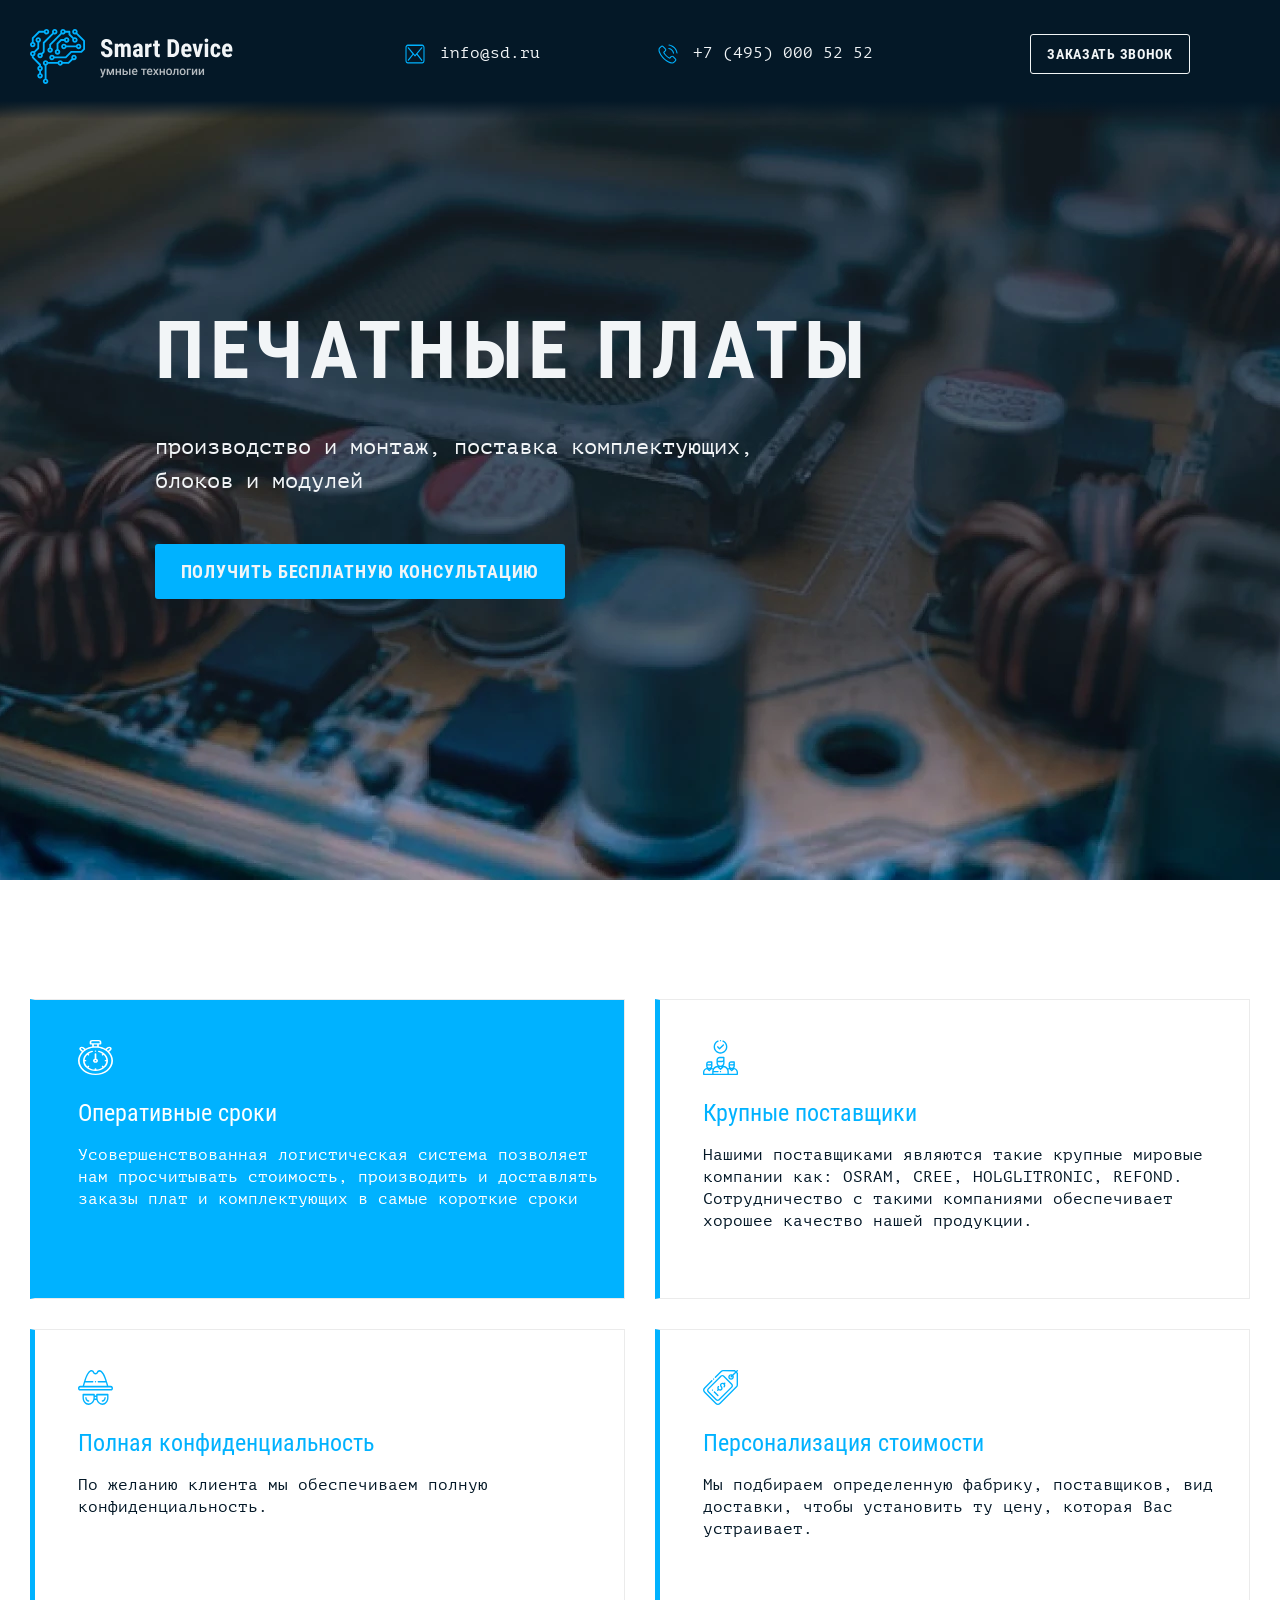
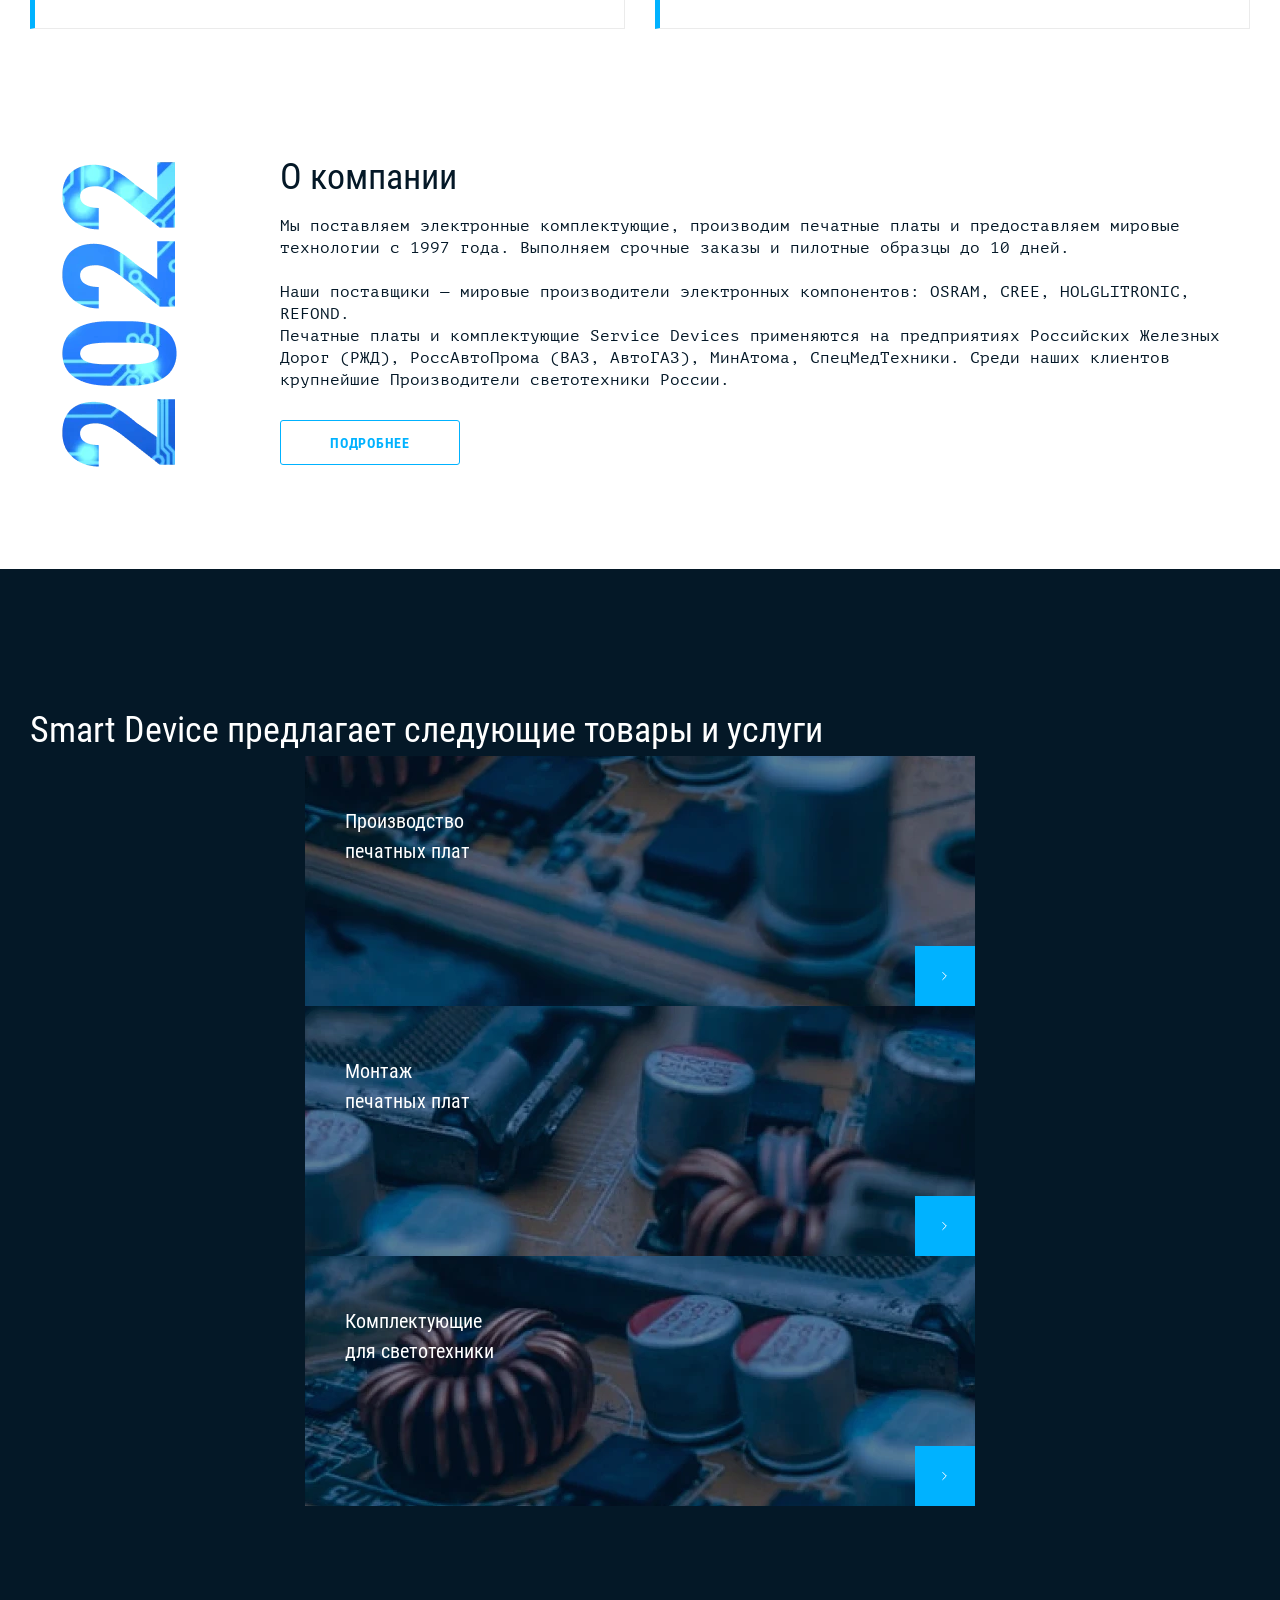
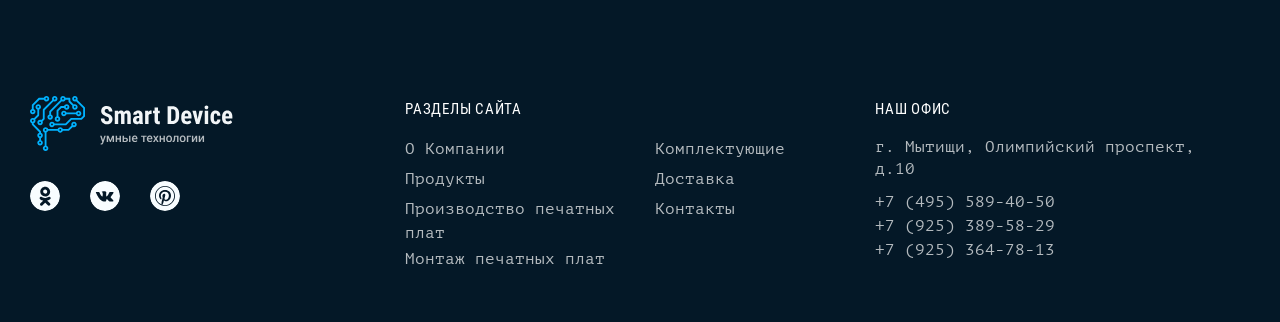
<file: index.html>
<!DOCTYPE html>
<html lang="ru">
  <head>
    <meta charset="UTF-8" >
    <meta http-equiv="X-UA-Compatible" content="IE=edge" >
    <meta name="viewport" content="width=device-width, initial-scale=1.0" >
    <meta name="description" content="Описание проекта">
    <title>Печатные платы и комплектующие Service Devices</title>
    <link rel="stylesheet" href="css/style.min.css">
    <link
      rel="preload"
      href="../fonts/roboto-condensed-regular.woff2"
      as="font"
      crossorigin="anonymous"
    >
    <link
      rel="preload"
      href="../fonts/roboto-condensed-bold.woff2"
      as="font"
      crossorigin="anonymous"
    >
    <link
      rel="preload"
      href="../fonts/ptmono-regular.woff2"
      as="font"
      crossorigin="anonymous"
    >
  </head>
  <body>
    <div class="wrapper">
      <header class="header">
        <div class="header__wrapper container">
          <a class="header__logo-link" href="index.html">
            <picture>
              <source media="(min-width: 768px)" srcset="./img/logo/logo-tablet.svg">
              <img class="header__image" src="./img/logo/logo-mobile.svg" width="35" height="35" alt="Логотип компании электронных комплектующих Smart Device.">
            </picture>
          </a>

          <nav class="header__menu menu">
            <ul class="menu__list">
              <li class="menu__item">
                <a class="menu__link link link--header" href="mailto:info@sd.ru">
                  <svg class="menu__icon-email" width="20" height="20">
                    <use xlink:href="img/sprite.svg#icon-email"></use>
                  </svg>

                  <span class="menu__link-text">info@sd.ru</span>
                </a>
              </li>
              <li class="menu__item">
                <a class="menu__link link link--header" href="tel:+7(495)0005252">
                  <svg class="menu__icon-phone" width="20" height="20">
                    <use xlink:href="img/sprite.svg#icon-phone"></use>
                  </svg>

                  <span class="menu__link-text">+7 (495) 000 52 52</span>
                </a>
              </li>
            </ul>
          </nav>

          <button class="header__button button button--header" type="button">
            <span class="header__button-text">Заказать звонок</span>
          </button>
        </div>
      </header>

      <main>
        <h1 class="visually-hidden">Печатные платы и комплектующие Service Devices</h1>

        <section class="intro">
          <div class="container">
            <h2>Печатные платы</h2>

            <!--
              min-width — от указанного значения и выше, включая значение.
              max-width — от указанного значения и ниже, включая значение.
            -->

            <picture>
              <source
                type="image/webp"
                srcset="img/intro/intro-desktop.webp 1x,
                  img/intro/intro-desktop@2x.webp 2x"
              >

              <img
                class="intro__bg-image"
                src="img/intro/intro-desktop.jpg"
                srcset="img/intro/intro-desktop@2x.jpg 2x"
                alt="Фото продукции."
                width="1920"
                height="880"
              >
            </picture>

            <p>производство и&nbsp;монтаж, поставка комплектующих, блоков и&nbsp;модулей</p>

            <button class="intro__button button button--intro" type="button">
              <span class="intro__button-text1">Получить бесплатную консультацию</span>
              <span class="intro__button-text2">Бесплатная консультация</span>
            </button>
          </div>
        </section>

        <section class="features">
          <div class="container">
            <h2 class="visually-hidden">Преимущества</h2>
            <ul class="features__list">
              <li class="features__item">
                <svg
                  class="features__item-icon"
                  aria-hidden="true"
                  focusable="false"
                  width="35"
                  height="35"
                  viewBox="0 0 35 35"
                  fill="currentColor"
                  xmlns="http://www.w3.org/2000/svg"
                  role="img"
                  aria-label="Оперативные сроки">
                  <use href="img/sprite.svg#icon-stopwatch"></use>
                </svg>
                <h3>Оперативные сроки</h3>
                <p>Усовершенствованная логистическая система позволяет нам просчитывать стоимость, производить и&nbsp;доставлять заказы плат и&nbsp;комплектующих в&nbsp;самые короткие сроки</p>
              </li>
              <li class="features__item">
                <svg
                  class="features__item-icon"
                  aria-hidden="true"
                  focusable="false"
                  width="35"
                  height="35"
                  viewBox="0 0 35 35"
                  fill="currentColor"
                  xmlns="http://www.w3.org/2000/svg"
                  role="img"
                  aria-label="Крупные поставщики">
                  <use href="img/sprite.svg#icon-suppliers"></use>
                </svg>
                <h3>Крупные поставщики</h3>
                <p>Нашими поставщиками являются такие крупные мировые компании как: OSRAM, CREE, HOLGLITRONIC, REFOND. Сотрудничество с&nbsp;такими компаниями обеспечивает хорошее качество нашей продукции.</p>
              </li>
              <li class="features__item">
                <svg
                  class="features__item-icon"
                  aria-hidden="true"
                  focusable="false"
                  width="35"
                  height="35"
                  viewBox="0 0 35 35"
                  fill="currentColor"
                  xmlns="http://www.w3.org/2000/svg"
                  role="img"
                  aria-label="Полная конфиденциальность">
                  <use href="img/sprite.svg#icon-privacy"></use>
                </svg>
                <h3>Полная конфиденциальность</h3>
                <p>По&nbsp;желанию клиента мы&nbsp;обеспечиваем полную конфиденциальность.</p>
              </li>
              <li class="features__item">
                <svg
                  class="features__item-icon"
                  aria-hidden="true"
                  focusable="false"
                  width="35"
                  height="35"
                  viewBox="0 0 35 35"
                  fill="currentColor"
                  xmlns="http://www.w3.org/2000/svg"
                  role="img"
                  aria-label="Персонализация стоимости">
                  <use href="img/sprite.svg#icon-tag"></use>
                </svg>
                <h3>Персонализация стоимости</h3>
                <p>Мы&nbsp;подбираем определенную фабрику, поставщиков, вид доставки, чтобы установить ту&nbsp;цену, которая Вас устраивает.</p>
              </li>
            </ul>
          </div>
        </section>

        <section class="about">
          <div class="about__container container">
            <div class="about__img-wrapper">
              <picture>
                <source type="image/webp" srcset="img/about/2022.webp">

                <img class="about__img" src="img/about/2022.png" alt="2022." width="150" height="320">
              </picture>
            </div>
            <div class="about__text-wrapper">
              <h2 class="about__title">О компании</h2>
              <p>
                Мы&nbsp;поставляем электронные комплектующие, производим печатные платы и&nbsp;предоставляем мировые технологии с 1997&nbsp;года. Выполняем срочные заказы и пилотные образцы до&nbsp;10&nbsp;дней.
              </p>

              <p>Наши поставщики&nbsp;&mdash; мировые производители электронных компонентов: OSRAM, CREE, HOLGLITRONIC, REFOND.<br>
                <span class="about__text about__text--tablet">
                  Печатные платы и&nbsp;комплектующие Service Devices применяются на&nbsp;предприятиях Российских Железных Дорог (РЖД), РоссАвтоПрома (ВАЗ, АвтоГАЗ), МинАтома, СпецМедТехники. Среди наших клиентов крупнейшие Производители светотехники России.
                </span>
              </p>
              <p class="about__text about__text--fulltext is-hidden">Smart Device - это команда профессионалов. Через нас
                прошло более 1 000 000 клиентов, 70% из которых продолжают сотрудничество по сей день. На данный момент
                насчитывается более 14 офисов по всей стране и 20 городов присутствия.
                Мы стремимся к постоянному развитию и повышению уровня качества продукции, производимой внутри компании.
                Использование инновационнытехнологий помогает экономить деньги и время наших клиентов
              </p>
            </div>
            <button class="about__button button button--about">Подробнее</button>
          </div>
        </section>

        <section class="products">
          <div class="container">
            <h2 class="products__title">
              <span class="products__title products__title--desktop">Smart Device предлагает следующие товары и
                услуги</span>
              <span class="products__title products__title--mobile">Товары и услуги Smart Device</span>
            </h2>

            <div class="products__swiper">
              <div class="swiper swiper1">
                  <!-- Additional required wrapper -->
                  <div class="swiper-wrapper">
                    <!-- Slides -->
                    <div class="swiper-slide slide-1">
                      <div class="swiper-img-wrapper">
                        <picture>
                          <source type="image/webp" media="(max-width: 320px)"
                            srcset="img/products/card-bg-mobile-1.webp 1x, img/products/card-bg-mobile-1@2x.webp 2x">
                          <source type="image/webp" media="(max-width: 1439px)"
                            srcset="img/products/card-bg-tablet-1.webp 1x, img/products/card-bg-tablet-1@2x.webp 2x">
                          <source type="image/webp" media="(max-width: 1920px)"
                            srcset="img/products/card-bg-desktop-1.webp 1x, img/products/card-bg-desktop-1@2x.webp 2x">

                          <source media="(max-width: 320px)"
                            srcset="img/products/card-bg-mobile-1.jpg 1x, img/products/card-bg-mobile-1@2x.jpg 2x">
                          <source media="(max-width: 1439px)"
                            srcset="img/products/card-bg-tablet-1.jpg 1x, img/products/card-bg-tablet-1@2x.jpg 2x">

                          <img src="img/products/card-bg-desktop-1.jpg"
                            srcset="img/products/card-bg-desktop-1@2x.jpg 2x" alt="Плата 1." width="350" height="650">
                        </picture>

                        <p>Производство<br> печатных плат</p>

                        <div class="swiper-button-next swiper-button-next1">
                          <svg
                            class="swiper-button-icon"
                            aria-hidden="true"
                            focusable="false"
                            width="5"
                            height="10"
                            viewBox="0 0 5 10"
                            fill="currentColor"
                            xmlns="http://www.w3.org/2000/svg"
                            role="img"
                            aria-label="Вперед">
                            <use href="img/sprite.svg#icon-arrow-swiper"></use>
                          </svg>
                        </div>
                      </div>
                    </div>

                    <div class="swiper-slide slide-2">
                      <div class="swiper-img-wrapper">
                        <picture>
                          <source type="image/webp" media="(max-width: 320px)"
                            srcset="img/products/card-bg-mobile-2.webp 1x, img/products/card-bg-mobile-2@2x.webp 2x">
                          <source type="image/webp" media="(max-width: 1439px)"
                            srcset="img/products/card-bg-tablet-2.webp 1x, img/products/card-bg-tablet-2@2x.webp 2x">
                          <source type="image/webp" media="(max-width: 1920px)"
                            srcset="img/products/card-bg-desktop-2.webp 1x, img/products/card-bg-desktop-2@2x.webp 2x">

                          <source media="(max-width: 320px)"
                            srcset="img/products/card-bg-mobile-2.jpg 1x, img/products/card-bg-mobile-2@2x.jpg 2x">
                          <source media="(max-width: 1439px)"
                            srcset="img/products/card-bg-tablet-2.jpg 1x, img/products/card-bg-tablet-2@2x.jpg 2x">

                          <img src="img/products/card-bg-desktop-2.jpg"
                            srcset="img/products/card-bg-desktop-2@2x.jpg 2x" alt="Плата 2." width="350" height="650">
                        </picture>

                        <p>Монтаж<br> печатных плат</p>

                        <div class="swiper-button-next swiper-button-next1">
                          <svg
                            class="swiper-button-icon"
                            aria-hidden="true"
                            focusable="false"
                            width="5"
                            height="10"
                            viewBox="0 0 5 10"
                            fill="currentColor"
                            xmlns="http://www.w3.org/2000/svg"
                            role="img"
                            aria-label="Вперед">
                            <use href="img/sprite.svg#icon-arrow-swiper"></use>
                          </svg>
                        </div>
                      </div>
                    </div>

                    <div class="swiper-slide slide-3">
                      <div class="swiper-img-wrapper">
                        <picture>
                          <source type="image/webp" media="(max-width: 320px)"
                            srcset="img/products/card-bg-mobile-3.webp 1x, img/products/card-bg-mobile-3@2x.webp 2x">
                          <source type="image/webp" media="(max-width: 1439px)"
                            srcset="img/products/card-bg-tablet-3.webp 1x, img/products/card-bg-tablet-3@2x.webp 2x">
                          <source type="image/webp" media="(max-width: 1920px)"
                            srcset="img/products/card-bg-desktop-3.webp 1x, img/products/card-bg-desktop-3@2x.webp 2x">

                          <source media="(max-width: 320px)"
                            srcset="img/products/card-bg-mobile-3.jpg 1x, img/products/card-bg-mobile-3@2x.jpg 2x">
                          <source media="(max-width: 1439px)"
                            srcset="img/products/card-bg-tablet-3.jpg 1x, img/products/card-bg-tablet-3@2x.jpg 2x">

                          <img src="img/products/card-bg-desktop-3.jpg"
                            srcset="img/products/card-bg-desktop-3@2x.jpg 2x" alt="Плата 2." width="350" height="650">
                        </picture>

                        <p>Комплектующие<br> для светотехники</p>

                        <div class="swiper-button-next swiper-button-next1">
                          <svg
                            class="swiper-button-icon"
                            aria-hidden="true"
                            focusable="false"
                            width="5"
                            height="10"
                            viewBox="0 0 5 10"
                            fill="currentColor"
                            xmlns="http://www.w3.org/2000/svg"
                            role="img"
                            aria-label="Вперед">
                            <use href="img/sprite.svg#icon-arrow-swiper"></use>
                          </svg>
                        </div>
                      </div>
                    </div>
                  </div>
              </div>

              <div class="swiper swiper2">
                <!-- Additional required wrapper -->
                <div class="swiper-wrapper">
                  <!-- Slides -->

                  <div class="swiper-slide slide-2">
                    <div class="swiper-img-wrapper">
                      <picture>
                        <source type="image/webp" media="(max-width: 320px)"
                          srcset="img/products/card-bg-mobile-2.webp 1x, img/products/card-bg-mobile-2@2x.webp 2x">
                        <source type="image/webp" media="(max-width: 1439px)"
                          srcset="img/products/card-bg-tablet-2.webp 1x, img/products/card-bg-tablet-2@2x.webp 2x">
                        <source type="image/webp" media="(max-width: 1920px)"
                          srcset="img/products/card-bg-desktop-2.webp 1x, img/products/card-bg-desktop-2@2x.webp 2x">

                        <source media="(max-width: 320px)"
                          srcset="img/products/card-bg-mobile-2.jpg 1x, img/products/card-bg-mobile-2@2x.jpg 2x">
                        <source media="(max-width: 1439px)"
                          srcset="img/products/card-bg-tablet-2.jpg 1x, img/products/card-bg-tablet-2@2x.jpg 2x">

                        <img src="img/products/card-bg-desktop-2.jpg"
                          srcset="img/products/card-bg-desktop-2@2x.jpg 2x" alt="Плата 2." width="350" height="650">
                      </picture>

                      <p>Монтаж<br> печатных плат</p>

                      <div class="swiper-button-next swiper-button-next2">
                        <svg
                          class="swiper-button-icon"
                          aria-hidden="true"
                          focusable="false"
                          width="5"
                          height="10"
                          viewBox="0 0 5 10"
                          fill="currentColor"
                          xmlns="http://www.w3.org/2000/svg"
                          role="img"
                          aria-label="Вперед">
                          <use href="img/sprite.svg#icon-arrow-swiper"></use>
                        </svg>
                      </div>
                    </div>
                  </div>

                  <div class="swiper-slide slide-1">
                    <div class="swiper-img-wrapper">
                      <picture>
                        <source type="image/webp" media="(max-width: 320px)"
                          srcset="img/products/card-bg-mobile-1.webp 1x, img/products/card-bg-mobile-1@2x.webp 2x">
                        <source type="image/webp" media="(max-width: 1439px)"
                          srcset="img/products/card-bg-tablet-1.webp 1x, img/products/card-bg-tablet-1@2x.webp 2x">
                        <source type="image/webp" media="(max-width: 1920px)"
                          srcset="img/products/card-bg-desktop-1.webp 1x, img/products/card-bg-desktop-1@2x.webp 2x">

                        <source media="(max-width: 320px)"
                          srcset="img/products/card-bg-mobile-1.jpg 1x, img/products/card-bg-mobile-1@2x.jpg 2x">
                        <source media="(max-width: 1439px)"
                          srcset="img/products/card-bg-tablet-1.jpg 1x, img/products/card-bg-tablet-1@2x.jpg 2x">

                        <img src="img/products/card-bg-desktop-1.jpg"
                          srcset="img/products/card-bg-desktop-1@2x.jpg 2x" alt="Плата 1." width="350" height="650">
                      </picture>

                      <p>Производство<br> печатных плат</p>

                      <div class="swiper-button-next swiper-button-next2">
                        <svg
                          class="swiper-button-icon"
                          aria-hidden="true"
                          focusable="false"
                          width="5"
                          height="10"
                          viewBox="0 0 5 10"
                          fill="currentColor"
                          xmlns="http://www.w3.org/2000/svg"
                          role="img"
                          aria-label="Вперед">
                          <use href="img/sprite.svg#icon-arrow-swiper"></use>
                        </svg>
                      </div>
                    </div>
                  </div>

                  <div class="swiper-slide slide-3">
                    <div class="swiper-img-wrapper">
                      <picture>
                        <source type="image/webp" media="(max-width: 320px)"
                          srcset="img/products/card-bg-mobile-3.webp 1x, img/products/card-bg-mobile-3@2x.webp 2x">
                        <source type="image/webp" media="(max-width: 1439px)"
                          srcset="img/products/card-bg-tablet-3.webp 1x, img/products/card-bg-tablet-3@2x.webp 2x">
                        <source type="image/webp" media="(max-width: 1920px)"
                          srcset="img/products/card-bg-desktop-3.webp 1x, img/products/card-bg-desktop-3@2x.webp 2x">

                        <source media="(max-width: 320px)"
                          srcset="img/products/card-bg-mobile-3.jpg 1x, img/products/card-bg-mobile-3@2x.jpg 2x">
                        <source media="(max-width: 1439px)"
                          srcset="img/products/card-bg-tablet-3.jpg 1x, img/products/card-bg-tablet-3@2x.jpg 2x">

                        <img src="img/products/card-bg-desktop-3.jpg"
                          srcset="img/products/card-bg-desktop-3@2x.jpg 2x" alt="Плата 2." width="350" height="650">
                      </picture>

                      <p>Комплектующие<br> для светотехники</p>

                      <div class="swiper-button-next swiper-button-next2">
                        <svg
                          class="swiper-button-icon"
                          aria-hidden="true"
                          focusable="false"
                          width="5"
                          height="10"
                          viewBox="0 0 5 10"
                          fill="currentColor"
                          xmlns="http://www.w3.org/2000/svg"
                          role="img"
                          aria-label="Вперед">
                          <use href="img/sprite.svg#icon-arrow-swiper"></use>
                        </svg>
                      </div>
                    </div>
                  </div>
                </div>
              </div>

              <div class="swiper swiper3">
                <!-- Additional required wrapper -->
                <div class="swiper-wrapper">
                  <!-- Slides -->
                  <div class="swiper-slide slide-3">
                    <div class="swiper-img-wrapper">
                      <picture>
                        <source type="image/webp" media="(max-width: 320px)"
                          srcset="img/products/card-bg-mobile-3.webp 1x, img/products/card-bg-mobile-3@2x.webp 2x">
                        <source type="image/webp" media="(max-width: 1439px)"
                          srcset="img/products/card-bg-tablet-3.webp 1x, img/products/card-bg-tablet-3@2x.webp 2x">
                        <source type="image/webp" media="(max-width: 1920px)"
                          srcset="img/products/card-bg-desktop-3.webp 1x, img/products/card-bg-desktop-3@2x.webp 2x">

                        <source media="(max-width: 320px)"
                          srcset="img/products/card-bg-mobile-3.jpg 1x, img/products/card-bg-mobile-3@2x.jpg 2x">
                        <source media="(max-width: 1439px)"
                          srcset="img/products/card-bg-tablet-3.jpg 1x, img/products/card-bg-tablet-3@2x.jpg 2x">

                        <img src="img/products/card-bg-desktop-3.jpg"
                          srcset="img/products/card-bg-desktop-3@2x.jpg 2x" alt="Плата 2." width="350" height="650">
                      </picture>

                      <p>Комплектующие<br> для светотехники</p>

                      <div class="swiper-button-next swiper-button-next3">
                        <svg
                          class="swiper-button-icon"
                          aria-hidden="true"
                          focusable="false"
                          width="5"
                          height="10"
                          viewBox="0 0 5 10"
                          fill="currentColor"
                          xmlns="http://www.w3.org/2000/svg"
                          role="img"
                          aria-label="Вперед">
                          <use href="img/sprite.svg#icon-arrow-swiper"></use>
                        </svg>
                      </div>
                    </div>
                  </div>

                  <div class="swiper-slide slide-2">
                    <div class="swiper-img-wrapper">
                      <picture>
                        <source type="image/webp" media="(max-width: 320px)"
                          srcset="img/products/card-bg-mobile-2.webp 1x, img/products/card-bg-mobile-2@2x.webp 2x">
                        <source type="image/webp" media="(max-width: 1439px)"
                          srcset="img/products/card-bg-tablet-2.webp 1x, img/products/card-bg-tablet-2@2x.webp 2x">
                        <source type="image/webp" media="(max-width: 1920px)"
                          srcset="img/products/card-bg-desktop-2.webp 1x, img/products/card-bg-desktop-2@2x.webp 2x">

                        <source media="(max-width: 320px)"
                          srcset="img/products/card-bg-mobile-2.jpg 1x, img/products/card-bg-mobile-2@2x.jpg 2x">
                        <source media="(max-width: 1439px)"
                          srcset="img/products/card-bg-tablet-2.jpg 1x, img/products/card-bg-tablet-2@2x.jpg 2x">

                        <img src="img/products/card-bg-desktop-2.jpg"
                          srcset="img/products/card-bg-desktop-2@2x.jpg 2x" alt="Плата 2." width="350" height="650">
                      </picture>

                      <p>Монтаж<br> печатных плат</p>

                      <div class="swiper-button-next swiper-button-next3">
                        <svg
                          class="swiper-button-icon"
                          aria-hidden="true"
                          focusable="false"
                          width="5"
                          height="10"
                          viewBox="0 0 5 10"
                          fill="currentColor"
                          xmlns="http://www.w3.org/2000/svg"
                          role="img"
                          aria-label="Вперед">
                          <use href="img/sprite.svg#icon-arrow-swiper"></use>
                        </svg>
                      </div>
                    </div>
                  </div>

                  <div class="swiper-slide slide-1">
                    <div class="swiper-img-wrapper">
                      <picture>
                        <source type="image/webp" media="(max-width: 320px)"
                          srcset="img/products/card-bg-mobile-1.webp 1x, img/products/card-bg-mobile-1@2x.webp 2x">
                        <source type="image/webp" media="(max-width: 1439px)"
                          srcset="img/products/card-bg-tablet-1.webp 1x, img/products/card-bg-tablet-1@2x.webp 2x">
                        <source type="image/webp" media="(max-width: 1920px)"
                          srcset="img/products/card-bg-desktop-1.webp 1x, img/products/card-bg-desktop-1@2x.webp 2x">

                        <source media="(max-width: 320px)"
                          srcset="img/products/card-bg-mobile-1.jpg 1x, img/products/card-bg-mobile-1@2x.jpg 2x">
                        <source media="(max-width: 1439px)"
                          srcset="img/products/card-bg-tablet-1.jpg 1x, img/products/card-bg-tablet-1@2x.jpg 2x">

                        <img src="img/products/card-bg-desktop-1.jpg"
                          srcset="img/products/card-bg-desktop-1@2x.jpg 2x" alt="Плата 1." width="350" height="650">
                      </picture>

                      <p>Производство<br> печатных плат</p>

                      <div class="swiper-button-next swiper-button-next3">
                        <svg
                          class="swiper-button-icon"
                          aria-hidden="true"
                          focusable="false"
                          width="5"
                          height="10"
                          viewBox="0 0 5 10"
                          fill="currentColor"
                          xmlns="http://www.w3.org/2000/svg"
                          role="img"
                          aria-label="Вперед">
                          <use href="img/sprite.svg#icon-arrow-swiper"></use>
                        </svg>
                      </div>
                    </div>
                  </div>


                </div>
              </div>
            </div>
          </div>
        </section>
      </main>





      <footer class="footer">
        <div class="footer__wrapper container">
          <div class="footer__logo-wrapper">
            <a class="footer__logo-link" href="index.html">
              <picture>
                <img class="footer__image" src="img/logo/logo-tablet.svg" width="215" height="55" alt="Логотип компании электронных комплектующих Smart Device.">
              </picture>
            </a>

            <ul class="footer__social-list social-list">
              <li class="social-list__item">
                <a class="social-list__link" href="#">
                  <svg
                    class="social-list__img social-list__img-icon-ok"
                    aria-hidden="true"
                    focusable="false"
                    width="30"
                    height="30"
                    viewBox="0 0 30 30"
                    fill="currentColor"
                    xmlns="http://www.w3.org/2000/svg"
                    role="img"
                    aria-label="Однокласники">
                    <use href="img/sprite.svg#icon-ok"></use>
                  </svg>
                </a>
              </li>
              <li class="social-list__item">
                <a class="social-list__link" href="#">
                  <svg
                    class="social-list__img social-list__img-icon-vk"
                    aria-hidden="true"
                    focusable="false"
                    width="30"
                    height="30"
                    viewBox="0 0 30 30"
                    fill="currentColor"
                    xmlns="http://www.w3.org/2000/svg"
                    role="img"
                    aria-label="Вконтакте">
                    <use href="img/sprite.svg#icon-vk"></use>
                  </svg>
                </a>
              </li>
              <li class="social-list__item">
                <a class="social-list__link" href="#">
                  <svg
                    class="social-list__img social-list__img-icon-printerest"
                    aria-hidden="true"
                    focusable="false"
                    width="40"
                    height="40"
                    viewBox="0 0 40 40"
                    fill="currentColor"
                    xmlns="http://www.w3.org/2000/svg"
                    role="img"
                    aria-label="Printerest">
                    <use href="img/sprite.svg#icon-printerest"></use>
                  </svg>
                </a>
              </li>
            </ul>
          </div>

          <div class="footer__contacts-wrapper">
            <div class="footer__nav">
              <h2 class="footer__nav-title">Разделы сайта</h2>

              <ul class="footer__nav-list nav-list">
                <li class="nav-list__nav-item">
                  <a href="#" class="nav-list__nav-link">О Компании</a>
                </li>
                <li class="nav-list__nav-item">
                  <a href="#" class="nav-list__nav-link">Продукты</a>
                </li>
                <li class="nav-list__nav-item">
                  <a href="#" class="nav-list__nav-link">Производство печатных плат</a>
                </li>
                <li class="nav-list__nav-item">
                  <a href="#" class="nav-list__nav-link">Монтаж печатных плат</a>
                </li>
                <li class="nav-list__nav-item">
                  <a href="#" class="nav-list__nav-link">Комплектующие</a>
                </li>
                <li class="nav-list__nav-item">
                  <a href="#" class="nav-list__nav-link">Доставка</a>
                </li>
                <li class="nav-list__nav-item">
                  <a href="#" class="nav-list__nav-link">Контакты</a>
                </li>
              </ul>
            </div>

            <div class="footer__contacts">
              <h2 class="footer__contacts-title">Наш офис</h2>

              <ul class="footer__contacts-list contacts-list">
                <li class="contacts-list__item">
                  <address  class="contacts-list__link">
                    г. Мытищи, Олимпийский проспект,<br> д.10
                  </address>
                </li>
                <li class="contacts-list__item">
                  <a class="contacts-list__link" href="tel:+7(495)5894050">+7 (495) 589-40-50</a>
                </li>
                <li class="contacts-list__item">
                  <a class="contacts-list__link" href="tel:+7(925)3895829">+7 (925) 389-58-29</a>
                </li>
                <li class="contacts-list__item">
                  <a class="contacts-list__link" href="tel:+7(925)3647813">+7 (925) 364-78-13</a>
                </li>
              </ul>
            </div>
          </div>
        </div>
      </footer>
    </div>

    <!-- Модалки -->

      <div class="modal modal--preload visually-hidden" data-modal="feedback">
        <div class="modal__wrapper">
          <div class="modal__overlay" data-close-modal></div>
          <div class="modal__content">
            <p class="modal__description">Обычная модалка</p>
            <button class="modal__close-btn btn-reset" type="button" aria-label="Закрыть попап" data-close-modal>
              <svg width="15" height="15">
                <use xlink:href="img/sprite.svg#icon-close"></use>
              </svg>
            </button>
          </div>
        </div>
      </div>

      <div class="modal modal--preload modal--fit-content modal--no-scale visually-hidden" data-modal="success">
        <div class="modal__wrapper">
          <div class="modal__overlay" data-close-modal></div>
          <div class="modal__content">
            <p class="modal__description">Размер этой модалки зависит от ширины контента,<br> отключена анимация-скейл</p>
            <button class="modal__close-btn btn-reset" type="button" aria-label="Закрыть попап" data-close-modal>
              <svg width="15" height="15">
                <use xlink:href="img/sprite.svg#icon-close"></use>
              </svg>
            </button>
          </div>
        </div>
      </div>

    <script src="js/vendor.min.js"></script>
    <script src="js/main.min.js"></script>
  </body>
</html>
</file>
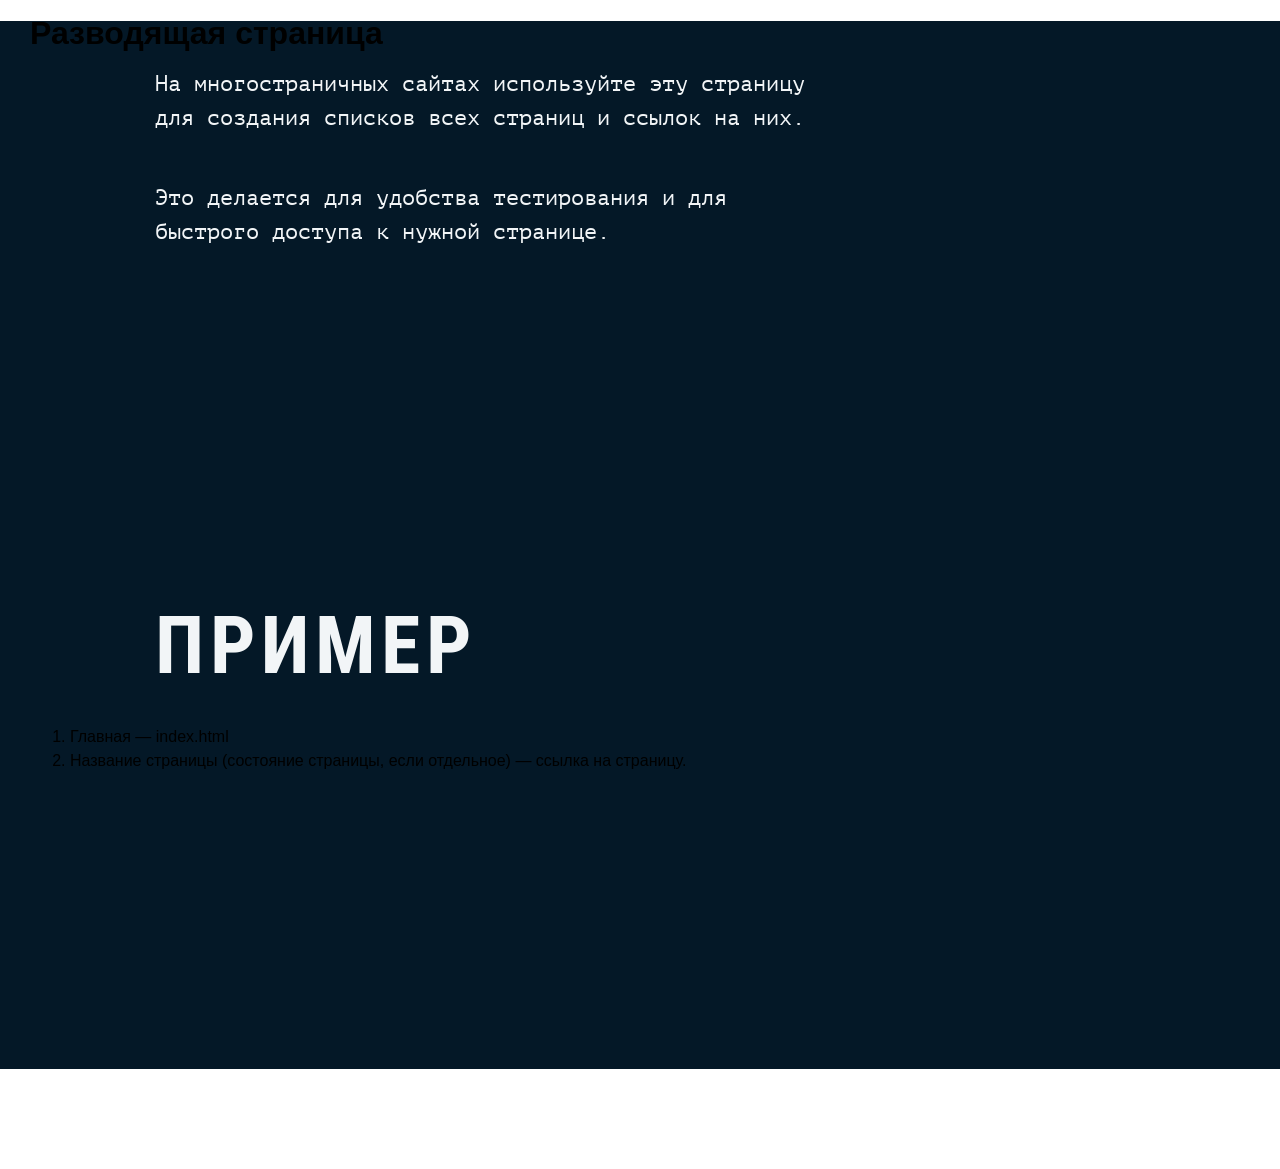
<file: sitemap.html>
<!DOCTYPE html>
<html lang="ru">
  <head>
    <meta charset="UTF-8" />
    <meta http-equiv="X-UA-Compatible" content="IE=edge" />
    <meta name="viewport" content="width=device-width, initial-scale=1.0" />
    <meta name="description" content="">
    <title>ProjectName</title>
    <link rel="stylesheet" href="css/style.min.css">
  </head>
  <body>
    <div class="wrapper">
      <header>
        <div class="container"></div>
      </header>
      <main>
        <section class="intro">
          <div class="container">
            <h1>Разводящая страница</h1>
            <p>На многостраничных сайтах используйте эту страницу для создания списков всех страниц и ссылок на них.</p>
            <p>Это делается для удобства тестирования и для быстрого доступа к нужной странице.</p>
            <h2>Пример</h2>
            <ol>
              <li>
                <a href="index.html">Главная — index.html</a>
              </li>
              <li>
                <a href="#">Название страницы (состояние страницы, если отдельное) — ссылка на страницу.</a>
              </li>
            </ol>
          </div>
        </section>
      </main>
      <footer>
        <div class="container"></div>
      </footer>
    </div>
  </body>
</html>
</file>
<file: css/style.min.css>
/*! normalize.css v8.0.1 | MIT License | github.com/necolas/normalize.css */
@-webkit-keyframes swiper-preloader-spin{to{-webkit-transform:rotate(360deg);transform:rotate(360deg)}}@keyframes swiper-preloader-spin{to{-webkit-transform:rotate(360deg);transform:rotate(360deg)}}html{-webkit-text-size-adjust:100%}details,main{display:block}h1{margin:.67em 0;font-size:2em}hr{-webkit-box-sizing:content-box;box-sizing:content-box;height:0;overflow:visible}code,kbd,pre,samp{font-size:1em;font-family:monospace,monospace}a{background-color:transparent;color:#000;text-decoration:none}abbr[title]{-webkit-text-decoration:underline dotted;text-decoration:underline dotted;border-bottom:none}b,strong{font-weight:bolder}small{font-size:80%}sub,sup{position:relative;font-size:75%;line-height:0;vertical-align:baseline}sub{bottom:-.25em}sup{top:-.5em}img{border-style:none}button,input,optgroup,select,textarea{margin:0;font-size:100%;line-height:1.15;font-family:inherit}button,input{overflow:visible}button,select{text-transform:none}[type=button]::-moz-focus-inner,[type=reset]::-moz-focus-inner,[type=submit]::-moz-focus-inner,button::-moz-focus-inner{padding:0;border-style:none}[type=button]:-moz-focusring,[type=reset]:-moz-focusring,[type=submit]:-moz-focusring,button:-moz-focusring{outline:1px dotted ButtonText}fieldset{padding:.35em .75em .625em}legend{display:table;max-width:100%;color:inherit;white-space:normal}progress{vertical-align:baseline}textarea{overflow:auto;resize:none}[type=checkbox],[type=radio],legend{-webkit-box-sizing:border-box;box-sizing:border-box;padding:0}[type=number]::-webkit-inner-spin-button,[type=number]::-webkit-outer-spin-button{height:auto}[type=search]{outline-offset:-2px;-webkit-appearance:textfield}[type=search]::-webkit-search-decoration{-webkit-appearance:none}::-webkit-file-upload-button{font:inherit;-webkit-appearance:button}summary{display:list-item}[hidden],template{display:none}@font-face{font-family:"swiper-icons";src:url("data:application/font-woff;charset=utf-8;base64, [base64]//wADZ2x5ZgAAAywAAADMAAAD2MHtryVoZWFkAAABbAAAADAAAAA2E2+eoWhoZWEAAAGcAAAAHwAAACQC9gDzaG10eAAAAigAAAAZAAAArgJkABFsb2NhAAAC0AAAAFoAAABaFQAUGG1heHAAAAG8AAAAHwAAACAAcABAbmFtZQAAA/gAAAE5AAACXvFdBwlwb3N0AAAFNAAAAGIAAACE5s74hXjaY2BkYGAAYpf5Hu/j+W2+MnAzMYDAzaX6QjD6/4//Bxj5GA8AuRwMYGkAPywL13jaY2BkYGA88P8Agx4j+/8fQDYfA1AEBWgDAIB2BOoAeNpjYGRgYNBh4GdgYgABEMnIABJzYNADCQAACWgAsQB42mNgYfzCOIGBlYGB0YcxjYGBwR1Kf2WQZGhhYGBiYGVmgAFGBiQQkOaawtDAoMBQxXjg/wEGPcYDDA4wNUA2CCgwsAAAO4EL6gAAeNpj2M0gyAACqxgGNWBkZ2D4/wMA+xkDdgAAAHjaY2BgYGaAYBkGRgYQiAHyGMF8FgYHIM3DwMHABGQrMOgyWDLEM1T9/w8UBfEMgLzE////P/5//f/V/xv+r4eaAAeMbAxwIUYmIMHEgKYAYjUcsDAwsLKxc3BycfPw8jEQA/[base64]/uznmfPFBNODM2K7MTQ45YEAZqGP81AmGGcF3iPqOop0r1SPTaTbVkfUe4HXj97wYE+yNwWYxwWu4v1ugWHgo3S1XdZEVqWM7ET0cfnLGxWfkgR42o2PvWrDMBSFj/IHLaF0zKjRgdiVMwScNRAoWUoH78Y2icB/yIY09An6AH2Bdu/UB+yxopYshQiEvnvu0dURgDt8QeC8PDw7Fpji3fEA4z/PEJ6YOB5hKh4dj3EvXhxPqH/SKUY3rJ7srZ4FZnh1PMAtPhwP6fl2PMJMPDgeQ4rY8YT6Gzao0eAEA409DuggmTnFnOcSCiEiLMgxCiTI6Cq5DZUd3Qmp10vO0LaLTd2cjN4fOumlc7lUYbSQcZFkutRG7g6JKZKy0RmdLY680CDnEJ+UMkpFFe1RN7nxdVpXrC4aTtnaurOnYercZg2YVmLN/d/gczfEimrE/fs/bOuq29Zmn8tloORaXgZgGa78yO9/cnXm2BpaGvq25Dv9S4E9+5SIc9PqupJKhYFSSl47+Qcr1mYNAAAAeNptw0cKwkAAAMDZJA8Q7OUJvkLsPfZ6zFVERPy8qHh2YER+3i/BP83vIBLLySsoKimrqKqpa2hp6+jq6RsYGhmbmJqZSy0sraxtbO3sHRydnEMU4uR6yx7JJXveP7WrDycAAAAAAAH//wACeNpjYGRgYOABYhkgZgJCZgZNBkYGLQZtIJsFLMYAAAw3ALgAeNolizEKgDAQBCchRbC2sFER0YD6qVQiBCv/H9ezGI6Z5XBAw8CBK/m5iQQVauVbXLnOrMZv2oLdKFa8Pjuru2hJzGabmOSLzNMzvutpB3N42mNgZGBg4GKQYzBhYMxJLMlj4GBgAYow/P/PAJJhLM6sSoWKfWCAAwDAjgbRAAB42mNgYGBkAIIbCZo5IPrmUn0hGA0AO8EFTQAA");font-weight:400;font-style:normal}:root{--swiper-theme-color:#007aff}.swiper,.swiper-wrapper{position:relative;z-index:1}.swiper{margin-left:auto;margin-right:auto;overflow:hidden;list-style:none;padding:0}.swiper-vertical>.swiper-wrapper{-webkit-box-orient:vertical;-webkit-box-direction:normal;-ms-flex-direction:column;flex-direction:column}.swiper-wrapper{width:100%;height:100%;display:-webkit-box;display:-ms-flexbox;display:flex;-webkit-transition-property:-webkit-transform;-o-transition-property:transform;transition-property:transform;transition-property:transform,-webkit-transform;-webkit-box-sizing:content-box;box-sizing:content-box}.swiper-android .swiper-slide,.swiper-wrapper{-webkit-transform:translate3d(0,0,0);transform:translate3d(0,0,0)}.swiper-pointer-events{-ms-touch-action:pan-y;touch-action:pan-y}.swiper-pointer-events.swiper-vertical{-ms-touch-action:pan-x;touch-action:pan-x}.swiper-slide{-ms-flex-negative:0;flex-shrink:0;width:100%;height:100%;position:relative;-webkit-transition-property:-webkit-transform;-o-transition-property:transform;transition-property:transform;transition-property:transform,-webkit-transform}.swiper-slide-invisible-blank{visibility:hidden}.swiper-autoheight,.swiper-autoheight .swiper-slide{height:auto}.swiper-autoheight .swiper-wrapper{-webkit-box-align:start;-ms-flex-align:start;align-items:flex-start;-webkit-transition-property:height,-webkit-transform;-o-transition-property:transform,height;transition-property:transform,height;transition-property:transform,height,-webkit-transform}.swiper-3d,.swiper-3d.swiper-css-mode .swiper-wrapper{-webkit-perspective:1200px;perspective:1200px}.swiper-3d .swiper-cube-shadow,.swiper-3d .swiper-slide,.swiper-3d .swiper-slide-shadow,.swiper-3d .swiper-slide-shadow-bottom,.swiper-3d .swiper-slide-shadow-left,.swiper-3d .swiper-slide-shadow-right,.swiper-3d .swiper-slide-shadow-top,.swiper-3d .swiper-wrapper{-webkit-transform-style:preserve-3d;transform-style:preserve-3d}.swiper-3d .swiper-slide-shadow,.swiper-3d .swiper-slide-shadow-bottom,.swiper-3d .swiper-slide-shadow-left,.swiper-3d .swiper-slide-shadow-right,.swiper-3d .swiper-slide-shadow-top{position:absolute;left:0;top:0;width:100%;height:100%;pointer-events:none;z-index:10}.swiper-3d .swiper-slide-shadow{background:rgba(0,0,0,.15)}.swiper-3d .swiper-slide-shadow-left{background-image:-webkit-gradient(linear,right top,left top,from(rgba(0,0,0,.5)),to(transparent));background-image:-o-linear-gradient(right,rgba(0,0,0,.5),transparent);background-image:linear-gradient(to left,rgba(0,0,0,.5),transparent)}.swiper-3d .swiper-slide-shadow-right{background-image:-webkit-gradient(linear,left top,right top,from(rgba(0,0,0,.5)),to(transparent));background-image:-o-linear-gradient(left,rgba(0,0,0,.5),transparent);background-image:linear-gradient(to right,rgba(0,0,0,.5),transparent)}.swiper-3d .swiper-slide-shadow-top{background-image:-webkit-gradient(linear,left bottom,left top,from(rgba(0,0,0,.5)),to(transparent));background-image:-o-linear-gradient(bottom,rgba(0,0,0,.5),transparent);background-image:linear-gradient(to top,rgba(0,0,0,.5),transparent)}.swiper-3d .swiper-slide-shadow-bottom{background-image:-webkit-gradient(linear,left top,left bottom,from(rgba(0,0,0,.5)),to(transparent));background-image:-o-linear-gradient(top,rgba(0,0,0,.5),transparent);background-image:linear-gradient(to bottom,rgba(0,0,0,.5),transparent)}.swiper-css-mode>.swiper-wrapper{overflow:auto;scrollbar-width:none;-ms-overflow-style:none}.swiper-css-mode>.swiper-wrapper::-webkit-scrollbar{display:none}.swiper-css-mode>.swiper-wrapper>.swiper-slide{scroll-snap-align:start start}.swiper-horizontal.swiper-css-mode>.swiper-wrapper{-ms-scroll-snap-type:x mandatory;scroll-snap-type:x mandatory}.swiper-vertical.swiper-css-mode>.swiper-wrapper{-ms-scroll-snap-type:y mandatory;scroll-snap-type:y mandatory}.swiper-centered>.swiper-wrapper::before{content:"";-ms-flex-negative:0;flex-shrink:0;-webkit-box-ordinal-group:10000;-ms-flex-order:9999;order:9999}.swiper-centered.swiper-horizontal>.swiper-wrapper>.swiper-slide:first-child{-webkit-margin-start:var(--swiper-centered-offset-before);margin-inline-start:var(--swiper-centered-offset-before)}.swiper-centered.swiper-horizontal>.swiper-wrapper::before{height:100%;min-height:1px;width:var(--swiper-centered-offset-after)}.swiper-centered.swiper-vertical>.swiper-wrapper>.swiper-slide:first-child{-webkit-margin-before:var(--swiper-centered-offset-before);margin-block-start:var(--swiper-centered-offset-before)}.swiper-centered.swiper-vertical>.swiper-wrapper::before{width:100%;min-width:1px;height:var(--swiper-centered-offset-after)}.swiper-centered>.swiper-wrapper>.swiper-slide{scroll-snap-align:center center}.swiper-virtual.swiper-css-mode .swiper-wrapper::after{content:"";position:absolute;left:0;top:0;pointer-events:none}.swiper-virtual.swiper-css-mode.swiper-horizontal .swiper-wrapper::after{height:1px;width:var(--swiper-virtual-size)}.swiper-virtual.swiper-css-mode.swiper-vertical .swiper-wrapper::after{width:1px;height:var(--swiper-virtual-size)}:root{--swiper-navigation-size:44px}.swiper-button-prev{position:absolute;top:50%}.swiper-button-next,.swiper-button-prev{width:calc(var(--swiper-navigation-size)/44*27);height:var(--swiper-navigation-size);margin-top:calc(0px - var(--swiper-navigation-size)/2);z-index:10;cursor:pointer;display:-webkit-box;display:-ms-flexbox;display:flex;-webkit-box-align:center;-ms-flex-align:center;align-items:center;-webkit-box-pack:center;-ms-flex-pack:center;justify-content:center;color:var(--swiper-navigation-color, var(--swiper-theme-color))}.swiper-button-next.swiper-button-disabled,.swiper-button-prev.swiper-button-disabled{opacity:.35;cursor:auto;pointer-events:none}.swiper-button-next:after,.swiper-button-prev:after{font-family:swiper-icons;font-size:var(--swiper-navigation-size);text-transform:none!important;letter-spacing:0;font-variant:initial;line-height:1}.swiper-button-prev,.swiper-rtl .swiper-button-next{left:10px;right:auto}.swiper-button-prev:after,.swiper-rtl .swiper-button-next:after{content:"prev"}.swiper-button-next{right:10px}.swiper-rtl .swiper-button-prev{right:10px;left:auto}.swiper-button-next:after,.swiper-rtl .swiper-button-prev:after{content:"next"}.swiper-button-lock{display:none}.swiper-pagination{position:absolute;text-align:center;-webkit-transition:300ms opacity;-o-transition:300ms opacity;transition:300ms opacity;-webkit-transform:translate3d(0,0,0);transform:translate3d(0,0,0);z-index:10}.swiper-pagination.swiper-pagination-hidden{opacity:0}.swiper-horizontal>.swiper-pagination-bullets,.swiper-pagination-bullets.swiper-pagination-horizontal,.swiper-pagination-custom,.swiper-pagination-fraction{bottom:10px;left:0;width:100%}.swiper-pagination-bullets-dynamic{overflow:hidden;font-size:0}.swiper-pagination-bullets-dynamic .swiper-pagination-bullet{-webkit-transform:scale(.33);-ms-transform:scale(.33);transform:scale(.33);position:relative}.swiper-pagination-bullets-dynamic .swiper-pagination-bullet-active,.swiper-pagination-bullets-dynamic .swiper-pagination-bullet-active-main{-webkit-transform:scale(1);-ms-transform:scale(1);transform:scale(1)}.swiper-pagination-bullets-dynamic .swiper-pagination-bullet-active-prev{-webkit-transform:scale(.66);-ms-transform:scale(.66);transform:scale(.66)}.swiper-pagination-bullets-dynamic .swiper-pagination-bullet-active-prev-prev{-webkit-transform:scale(.33);-ms-transform:scale(.33);transform:scale(.33)}.swiper-pagination-bullets-dynamic .swiper-pagination-bullet-active-next{-webkit-transform:scale(.66);-ms-transform:scale(.66);transform:scale(.66)}.swiper-pagination-bullets-dynamic .swiper-pagination-bullet-active-next-next{-webkit-transform:scale(.33);-ms-transform:scale(.33);transform:scale(.33)}.swiper-pagination-bullet{width:var(--swiper-pagination-bullet-width, var(--swiper-pagination-bullet-size, 8px));height:var(--swiper-pagination-bullet-height, var(--swiper-pagination-bullet-size, 8px));display:inline-block;border-radius:50%;background:var(--swiper-pagination-bullet-inactive-color, #000);opacity:var(--swiper-pagination-bullet-inactive-opacity, 0.2)}button.swiper-pagination-bullet{border:0;margin:0;padding:0;-webkit-box-shadow:none;box-shadow:none;-webkit-appearance:none;-moz-appearance:none;appearance:none}.swiper-pagination-clickable .swiper-pagination-bullet{cursor:pointer}.swiper-pagination-bullet:only-child{display:none!important}.swiper-pagination-bullet-active{opacity:var(--swiper-pagination-bullet-opacity, 1);background:var(--swiper-pagination-color, var(--swiper-theme-color))}.swiper-pagination-vertical.swiper-pagination-bullets,.swiper-vertical>.swiper-pagination-bullets{right:10px;top:50%;-webkit-transform:translate3d(0,-50%,0);transform:translate3d(0,-50%,0)}.swiper-pagination-vertical.swiper-pagination-bullets .swiper-pagination-bullet,.swiper-vertical>.swiper-pagination-bullets .swiper-pagination-bullet{margin:var(--swiper-pagination-bullet-vertical-gap, 6px) 0;display:block}.swiper-pagination-vertical.swiper-pagination-bullets.swiper-pagination-bullets-dynamic,.swiper-vertical>.swiper-pagination-bullets.swiper-pagination-bullets-dynamic{top:50%;-webkit-transform:translateY(-50%);-ms-transform:translateY(-50%);transform:translateY(-50%);width:8px}.swiper-pagination-vertical.swiper-pagination-bullets.swiper-pagination-bullets-dynamic .swiper-pagination-bullet,.swiper-vertical>.swiper-pagination-bullets.swiper-pagination-bullets-dynamic .swiper-pagination-bullet{display:inline-block;-webkit-transition:200ms top,200ms -webkit-transform;-o-transition:200ms transform,200ms top;transition:200ms transform,200ms top;transition:200ms transform,200ms top,200ms -webkit-transform}.swiper-horizontal>.swiper-pagination-bullets .swiper-pagination-bullet,.swiper-pagination-horizontal.swiper-pagination-bullets .swiper-pagination-bullet{margin:0 var(--swiper-pagination-bullet-horizontal-gap, 4px)}.swiper-horizontal>.swiper-pagination-bullets.swiper-pagination-bullets-dynamic,.swiper-pagination-horizontal.swiper-pagination-bullets.swiper-pagination-bullets-dynamic{left:50%;-webkit-transform:translateX(-50%);-ms-transform:translateX(-50%);transform:translateX(-50%);white-space:nowrap}.swiper-horizontal>.swiper-pagination-bullets.swiper-pagination-bullets-dynamic .swiper-pagination-bullet,.swiper-pagination-horizontal.swiper-pagination-bullets.swiper-pagination-bullets-dynamic .swiper-pagination-bullet{-webkit-transition:200ms left,200ms -webkit-transform;-o-transition:200ms transform,200ms left;transition:200ms transform,200ms left;transition:200ms transform,200ms left,200ms -webkit-transform}.swiper-horizontal.swiper-rtl>.swiper-pagination-bullets-dynamic .swiper-pagination-bullet{-webkit-transition:200ms right,200ms -webkit-transform;-o-transition:200ms transform,200ms right;transition:200ms transform,200ms right;transition:200ms transform,200ms right,200ms -webkit-transform}.swiper-pagination-progressbar{background:rgba(0,0,0,.25);position:absolute}.swiper-pagination-progressbar .swiper-pagination-progressbar-fill{background:var(--swiper-pagination-color, var(--swiper-theme-color));position:absolute;left:0;top:0;width:100%;height:100%;-webkit-transform:scale(0);-ms-transform:scale(0);transform:scale(0);-webkit-transform-origin:left top;-ms-transform-origin:left top;transform-origin:left top}.swiper-rtl .swiper-pagination-progressbar .swiper-pagination-progressbar-fill{-webkit-transform-origin:right top;-ms-transform-origin:right top;transform-origin:right top}.swiper-horizontal>.swiper-pagination-progressbar,.swiper-pagination-progressbar.swiper-pagination-horizontal,.swiper-pagination-progressbar.swiper-pagination-vertical.swiper-pagination-progressbar-opposite,.swiper-vertical>.swiper-pagination-progressbar.swiper-pagination-progressbar-opposite{width:100%;height:4px;left:0;top:0}.swiper-horizontal>.swiper-pagination-progressbar.swiper-pagination-progressbar-opposite,.swiper-pagination-progressbar.swiper-pagination-horizontal.swiper-pagination-progressbar-opposite,.swiper-pagination-progressbar.swiper-pagination-vertical,.swiper-vertical>.swiper-pagination-progressbar{width:4px;height:100%;left:0;top:0}.swiper-pagination-lock{display:none}.swiper-scrollbar{border-radius:10px;position:relative;-ms-touch-action:none;background:rgba(0,0,0,.1)}.swiper-horizontal>.swiper-scrollbar{position:absolute;left:1%;bottom:3px;z-index:50;height:5px;width:98%}.swiper-vertical>.swiper-scrollbar{position:absolute;right:3px;top:1%;z-index:50;width:5px;height:98%}.swiper-scrollbar-drag{height:100%;width:100%;position:relative;background:rgba(0,0,0,.5);border-radius:10px;left:0;top:0}.swiper-scrollbar-cursor-drag{cursor:move}.swiper-scrollbar-lock{display:none}.swiper-zoom-container{width:100%;height:100%;display:-webkit-box;display:-ms-flexbox;display:flex;-webkit-box-pack:center;-ms-flex-pack:center;justify-content:center;-webkit-box-align:center;-ms-flex-align:center;align-items:center;text-align:center}.swiper-zoom-container>canvas,.swiper-zoom-container>img,.swiper-zoom-container>svg{max-width:100%;max-height:100%;-o-object-fit:contain;object-fit:contain}.swiper-slide-zoomed{cursor:move}.swiper-lazy-preloader{width:42px;height:42px;position:absolute;left:50%;top:50%;margin-left:-21px;margin-top:-21px;z-index:10;-webkit-transform-origin:50%;-ms-transform-origin:50%;transform-origin:50%;-webkit-animation:swiper-preloader-spin 1s infinite linear;animation:swiper-preloader-spin 1s infinite linear;-webkit-box-sizing:border-box;box-sizing:border-box;border:4px solid var(--swiper-preloader-color, var(--swiper-theme-color));border-radius:50%;border-top-color:transparent}.swiper-lazy-preloader-white{--swiper-preloader-color:#fff}.swiper-lazy-preloader-black{--swiper-preloader-color:#000}.swiper .swiper-notification{position:absolute;left:0;top:0;pointer-events:none;opacity:0;z-index:-1000}.swiper-free-mode>.swiper-wrapper{-webkit-transition-timing-function:ease-out;-o-transition-timing-function:ease-out;transition-timing-function:ease-out;margin:0 auto}.swiper-grid>.swiper-wrapper{-ms-flex-wrap:wrap;flex-wrap:wrap}.swiper-grid-column>.swiper-wrapper{-ms-flex-wrap:wrap;flex-wrap:wrap;-webkit-box-orient:vertical;-webkit-box-direction:normal;-ms-flex-direction:column;flex-direction:column}.swiper-fade.swiper-free-mode .swiper-slide{-webkit-transition-timing-function:ease-out;-o-transition-timing-function:ease-out;transition-timing-function:ease-out}.swiper-fade .swiper-slide{pointer-events:none;-webkit-transition-property:opacity;-o-transition-property:opacity;transition-property:opacity}.swiper-fade .swiper-slide .swiper-slide{pointer-events:none}.swiper-fade .swiper-slide-active,.swiper-fade .swiper-slide-active .swiper-slide-active{pointer-events:auto}.swiper-cards,.swiper-cube,.swiper-flip{overflow:visible}.swiper-cube .swiper-slide{pointer-events:none;-webkit-backface-visibility:hidden;backface-visibility:hidden;z-index:1;visibility:hidden;-webkit-transform-origin:0 0;-ms-transform-origin:0 0;transform-origin:0 0;width:100%;height:100%}.swiper-cube .swiper-slide .swiper-slide{pointer-events:none}.swiper-cube.swiper-rtl .swiper-slide{-webkit-transform-origin:100% 0;-ms-transform-origin:100% 0;transform-origin:100% 0}.swiper-cube .swiper-slide-active .swiper-slide-active{pointer-events:auto}.swiper-cube .swiper-slide-active,.swiper-cube .swiper-slide-next,.swiper-cube .swiper-slide-next+.swiper-slide,.swiper-cube .swiper-slide-prev{pointer-events:auto;visibility:visible}.swiper-cube .swiper-slide-shadow-bottom,.swiper-cube .swiper-slide-shadow-left,.swiper-cube .swiper-slide-shadow-right,.swiper-cube .swiper-slide-shadow-top{z-index:0;-webkit-backface-visibility:hidden;backface-visibility:hidden}.swiper-cube .swiper-cube-shadow{position:absolute;left:0;bottom:0;width:100%;height:100%;opacity:.6;z-index:0}.swiper-cube .swiper-cube-shadow:before{content:"";background:#000;position:absolute;left:0;top:0;bottom:0;right:0;-webkit-filter:blur(50px);filter:blur(50px)}.swiper-flip .swiper-slide{pointer-events:none;-webkit-backface-visibility:hidden;backface-visibility:hidden;z-index:1}.swiper-flip .swiper-slide .swiper-slide{pointer-events:none}.swiper-flip .swiper-slide-active,.swiper-flip .swiper-slide-active .swiper-slide-active{pointer-events:auto}.swiper-flip .swiper-slide-shadow-bottom,.swiper-flip .swiper-slide-shadow-left,.swiper-flip .swiper-slide-shadow-right,.swiper-flip .swiper-slide-shadow-top{z-index:0;-webkit-backface-visibility:hidden;backface-visibility:hidden}.swiper-cards .swiper-slide,.swiper-creative .swiper-slide{-webkit-backface-visibility:hidden;backface-visibility:hidden;overflow:hidden}.swiper-creative .swiper-slide{-webkit-transition-property:opacity,height,-webkit-transform;-o-transition-property:transform,opacity,height;transition-property:transform,opacity,height;transition-property:transform,opacity,height,-webkit-transform}.swiper-cards .swiper-slide{-webkit-transform-origin:center bottom;-ms-transform-origin:center bottom;transform-origin:center bottom}:root{--color-default-black:#000000;--color-default-white:#ffffff;--color-transparent:rgba(255, 255, 255, 0);--color-alice-blue:#f2f5f7;--color-alice-blue2:#f2f5f6;--color-alice-blue3:#f8fdff;--color-whisper:#ebebeb;--color-deep-sky-blue:#00b2ff;--color-deep-sky-blue2:#00b3ff;--color-pacific-blue:#019bdf;--color-cerulean:#026593;--color-neon-blue:#2c39f2;--color-black-pearl:#041827}@font-face{font-style:normal;font-weight:400;font-family:"";font-display:swap;src:url(../fonts/.woff2) format("woff2")}@font-face{font-family:"Roboto Condensed";font-style:normal;font-weight:400;font-display:swap;src:url(../fonts/roboto-condensed-regular.woff2) format("woff2"),url(../fonts/roboto-condensed-regular.woff) format("woff")}@font-face{font-family:"Roboto Condensed";font-style:normal;font-weight:700;font-display:swap;src:url(../fonts/roboto-condensed-bold.woff2) format("woff2"),url(../fonts/roboto-condensed-bold.woff) format("woff")}@font-face{font-family:"PTMono";font-style:normal;font-weight:400;font-display:swap;src:url(../fonts/ptmono-regular.woff2) format("woff2"),url(../fonts/ptmono-regular.woff) format("woff")}*,::after,::before{-webkit-box-sizing:border-box;box-sizing:border-box}body,html{margin:0;padding:0;min-height:100vh}html{font-style:normal;font-weight:400;font-size:16px;line-height:24px;font-family:"Placeholder","Arial",sans-serif;color:#000;-webkit-font-smoothing:antialiased;-moz-osx-font-smoothing:grayscale;text-rendering:optimizeLegibility}body{width:100%;height:100%;background-color:#fff}img,video{display:block;max-width:100%;height:auto}input:-webkit-autofill{-webkit-box-shadow:inset 0 0 0 1000px #fff;box-shadow:inset 0 0 0 1000px #fff;-webkit-text-fill-color:#000}input,select,textarea{border-radius:0}input::-webkit-input-placeholder,textarea::-webkit-input-placeholder{opacity:1}input::-moz-placeholder,textarea::-moz-placeholder{opacity:1}input:-ms-input-placeholder,textarea:-ms-input-placeholder{opacity:1}input::-ms-input-placeholder,textarea::-ms-input-placeholder{opacity:1}input::placeholder,textarea::placeholder{opacity:1}input:invalid,textarea:invalid{-webkit-box-shadow:none;box-shadow:none}input::-ms-clear,input::-ms-reveal{display:none}input[type=search]::-webkit-search-cancel-button,input[type=search]::-webkit-search-decoration,input[type=search]::-webkit-search-results-button,input[type=search]::-webkit-search-results-decoration{-webkit-appearance:none;appearance:none}input::-webkit-inner-spin-button,input::-webkit-outer-spin-button{margin:0;-webkit-appearance:none;appearance:none}input[type=number]{-webkit-appearance:textfield;-moz-appearance:textfield;appearance:textfield}input:matches([type=email],[type=number],[type=password],[type=search],[type=tel],[type=text],[type=url]),select,textarea{-webkit-appearance:none;-moz-appearance:none;appearance:none}[type=button],[type=reset],[type=submit],button{-webkit-appearance:none;-moz-appearance:none;appearance:none}.wrapper{position:relative;display:-webkit-box;display:-ms-flexbox;display:flex;-webkit-box-orient:vertical;-webkit-box-direction:normal;-ms-flex-direction:column;flex-direction:column;min-height:100vh;min-height:calc(100*var(--vh, 1vh))}.wrapper .footer,.wrapper .header{-ms-flex-negative:0;flex-shrink:0}.wrapper main{-webkit-box-flex:1;-ms-flex-positive:1;flex-grow:1}.rouble{font-family:"Rouble","Arial",sans-serif;text-transform:lowercase!important;font-weight:400!important}.visually-hidden{position:absolute;width:1px;height:1px;margin:-1px;padding:0;overflow:hidden;white-space:nowrap;border:0;clip:rect(0 0 0 0);-webkit-clip-path:inset(100%);clip-path:inset(100%)}.scroll-lock-ios{position:fixed;overflow:hidden}.scroll-lock{overflow:hidden}.no-scrollbar{-ms-overflow-style:none;scrollbar-width:none}.no-scrollbar::-webkit-scrollbar{display:none}.no-transition{-webkit-transition:none!important;-o-transition:none!important;transition:none!important}.js-focus-visible :focus:not(.focus-visible){outline:0}.is-hidden{display:none}.container{min-width:320px;max-width:1220px;margin:0 auto}.button{padding:0;width:160px;min-height:40px;display:-webkit-inline-box;display:-ms-inline-flexbox;display:inline-flex;-ms-flex-wrap:wrap;flex-wrap:wrap;-webkit-box-align:center;-ms-flex-align:center;align-items:center;-webkit-box-pack:center;-ms-flex-pack:center;justify-content:center;-webkit-box-sizing:border-box;box-sizing:border-box;font-family:"Roboto Condensed","Arial",sans-serif;font-style:normal;font-weight:700;font-size:14px;line-height:16px;letter-spacing:.05em;text-transform:uppercase;border:0;outline:0;text-align:center;text-decoration:none;cursor:pointer;-webkit-touch-callout:none;-webkit-user-select:none;-moz-user-select:none;-ms-user-select:none;user-select:none}.button--header,.button--intro{border-radius:3px;color:var(--color-alice-blue)}.button--header{border:1px solid var(--color-alice-blue2);background-color:var(--color-black-pearl)}.button--intro{width:410px;min-height:55px;font-size:18px;line-height:21px;border:0;background-color:var(--color-deep-sky-blue)}.button--about{font-size:14px;line-height:16px;border-radius:3px;color:var(--color-deep-sky-blue);border:1px solid var(--color-deep-sky-blue);background-color:var(--color-default-white)}.button:focus,.button:hover{color:var(--color-pacific-blue);text-shadow:0 0 8px var(--color-pacific-blue);background-color:transparent}.button:active{color:var(--color-cerulean)}.button:disabled{color:var(--color-black-pearl);background-color:var(--color-alice-blue2)}.button:focus:not(:focus-visible),.contacts-list__link:focus:not(:focus-visible),.link:focus:not(:focus-visible),.nav-list__nav-link:focus:not(:focus-visible),.social-list__img:focus:not(:focus-visible),.social-list__item:focus:not(:focus-visible),.social-list__link:focus:not(:focus-visible){-webkit-box-shadow:none;box-shadow:none;outline:0}.button:focus-visible{-webkit-box-shadow:0 0 1px #2c39f2,0 0 2px #2c39f2,0 0 6px #2c39f2,0 0 6px #2c39f2,inset 0 0 1px #2c39f2,inset 0 0 2px #2c39f2,inset 0 0 6px #2c39f2,inset 0 0 6px #2c39f2;box-shadow:0 0 1px #2c39f2,0 0 2px #2c39f2,0 0 6px #2c39f2,0 0 6px #2c39f2,inset 0 0 1px #2c39f2,inset 0 0 2px #2c39f2,inset 0 0 6px #2c39f2,inset 0 0 6px #2c39f2;outline-offset:-2px;z-index:50}.link{padding:0;-webkit-box-sizing:border-box;box-sizing:border-box;border:0;outline:0;text-align:center;text-decoration:none;cursor:pointer;-webkit-touch-callout:none;-webkit-user-select:none;-moz-user-select:none;-ms-user-select:none;user-select:none}.link--header{font-family:"PTMono","Arial",sans-serif;font-style:normal;font-weight:400;font-size:16px;line-height:18px;color:var(--color-alice-blue)}.link:focus,.link:hover{color:var(--color-pacific-blue);text-shadow:0 0 8px var(--color-pacific-blue);background-color:transparent}.link:active{color:var(--color-cerulean)}.link:disabled{color:var(--color-black-pearl);background-color:var(--color-alice-blue2)}.link:focus-visible{-webkit-box-shadow:0 0 1px #2c39f2,0 0 2px #2c39f2,0 0 6px #2c39f2,0 0 6px #2c39f2,inset 0 0 1px #2c39f2,inset 0 0 2px #2c39f2,inset 0 0 6px #2c39f2,inset 0 0 6px #2c39f2;box-shadow:0 0 1px #2c39f2,0 0 2px #2c39f2,0 0 6px #2c39f2,0 0 6px #2c39f2,inset 0 0 1px #2c39f2,inset 0 0 2px #2c39f2,inset 0 0 6px #2c39f2,inset 0 0 6px #2c39f2;outline-offset:-2px;z-index:50}.header{padding:32px 0 35px;margin-top:-3px;min-height:120px;position:fixed;top:0;left:0;right:0;z-index:4;background:-webkit-gradient(linear,left top,left bottom,color-stop(84.9%,var(--color-black-pearl)),to(rgba(4,24,39,0)));background:-o-linear-gradient(top,var(--color-black-pearl) 84.9%,rgba(4,24,39,0) 100%);background:linear-gradient(180deg,var(--color-black-pearl) 84.9%,rgba(4,24,39,0) 100%);overflow:hidden}.header__wrapper{display:-webkit-box;display:-ms-flexbox;display:flex;-ms-flex-wrap:wrap;flex-wrap:wrap;-webkit-box-pack:justify;-ms-flex-pack:justify;justify-content:space-between;-webkit-box-align:center;-ms-flex-align:center;align-items:center;background-color:var(--color-black-pearl)}.header__logo-link{-webkit-touch-callout:none;-webkit-user-select:none;-moz-user-select:none;-ms-user-select:none;user-select:none}.footer__logo-link:focus,.footer__logo-link:focus-visible,.header__logo-link:focus,.header__logo-link:focus-visible{-webkit-box-shadow:none;box-shadow:none;outline:0}.header__image{width:215px;height:55px}.header__button{margin-top:-5px;margin-right:60px}.menu{margin-left:15px}.menu__list{padding:0;margin:-5px 0 0;width:480px;list-style-type:none;display:-webkit-box;display:-ms-flexbox;display:flex;-webkit-box-pack:start;-ms-flex-pack:start;justify-content:flex-start;-ms-flex-wrap:wrap;flex-wrap:wrap;gap:28px;-webkit-touch-callout:none;-webkit-user-select:none;-moz-user-select:none;-ms-user-select:none;user-select:none}.menu__icon-email,.menu__icon-phone{margin-right:15px}.menu__link{width:225px;min-height:20px;display:-webkit-box;display:-ms-flexbox;display:flex}.footer{padding-top:50px;padding-bottom:55px;background-color:var(--color-black-pearl)}.footer__wrapper{display:-webkit-box;display:-ms-flexbox;display:flex}.footer__logo-wrapper{width:215px}.footer__logo-link{-webkit-touch-callout:none;-webkit-user-select:none;-moz-user-select:none;-ms-user-select:none;user-select:none}.footer__contacts-wrapper{display:-webkit-box;display:-ms-flexbox;display:flex;-webkit-box-pack:justify;-ms-flex-pack:justify;justify-content:space-between}.footer__image{width:215px;height:55px;margin-bottom:30px}.social-list{width:150px;display:-webkit-box;display:-ms-flexbox;display:flex;-webkit-box-pack:justify;-ms-flex-pack:justify;justify-content:space-between;margin:0;padding:0;list-style-type:none}.social-list__img{width:30px;height:30px;border-radius:50%;color:var(--color-alice-blue3)}.social-list__img:focus,.social-list__img:hover{-webkit-box-shadow:0 0 10px var(--color-pacific-blue);box-shadow:0 0 10px var(--color-pacific-blue)}.social-list__img,.social-list__item,.social-list__link{-webkit-touch-callout:none;-webkit-user-select:none;-moz-user-select:none;-ms-user-select:none;user-select:none;display:block}.social-list__img:focus,.social-list__img:focus-visible,.social-list__item:focus,.social-list__item:focus-visible,.social-list__link:focus,.social-list__link:focus-visible{-webkit-box-shadow:none;box-shadow:none;outline:0}.social-list__img:focus,.social-list__img:hover,.social-list__item:focus,.social-list__item:hover,.social-list__link:focus,.social-list__link:hover{color:var(--color-pacific-blue);text-shadow:0 0 8px var(--color-pacific-blue);background-color:transparent}.social-list__img:active,.social-list__item:active,.social-list__link:active{color:var(--color-cerulean)}.social-list__img:disabled,.social-list__item:disabled,.social-list__link:disabled{color:var(--color-black-pearl);background-color:var(--color-alice-blue2)}.social-list__img:focus-visible,.social-list__item:focus-visible,.social-list__link:focus-visible{-webkit-box-shadow:0 0 1px #2c39f2,0 0 2px #2c39f2,0 0 6px #2c39f2,0 0 6px #2c39f2,inset 0 0 1px #2c39f2,inset 0 0 2px #2c39f2,inset 0 0 6px #2c39f2,inset 0 0 6px #2c39f2;box-shadow:0 0 1px #2c39f2,0 0 2px #2c39f2,0 0 6px #2c39f2,0 0 6px #2c39f2,inset 0 0 1px #2c39f2,inset 0 0 2px #2c39f2,inset 0 0 6px #2c39f2,inset 0 0 6px #2c39f2;outline-offset:-2px;z-index:50}.footer__nav{margin-left:160px;width:470px}.footer__nav-title{margin:0;padding-top:5px;padding-bottom:20px;font-family:"Roboto Condensed","Arial",sans-serif;font-weight:400;font-size:15px;line-height:16px;letter-spacing:.05em;text-transform:uppercase;color:var(--color-default-white);-webkit-touch-callout:none;-webkit-user-select:none;-moz-user-select:none;-ms-user-select:none;user-select:none}.nav-list{width:470px;min-height:130px;display:-ms-grid;display:grid;-ms-grid-rows:20px 20px 40px 20px;grid-template-rows:20px 20px 40px 20px;-ms-grid-columns:220px 220px;grid-template-columns:220px 220px;grid-auto-flow:column;row-gap:10px;-webkit-column-gap:30px;-moz-column-gap:30px;column-gap:30px;margin:0;padding:0;list-style-type:none}.nav-list__nav-link{width:220px;font-family:"PTMono","Arial",sans-serif;font-style:normal;font-weight:400;font-size:16px;line-height:135%;color:rgba(255,255,255,.7);-webkit-touch-callout:none;-webkit-user-select:none;-moz-user-select:none;-ms-user-select:none;user-select:none}.nav-list__nav-link:focus,.nav-list__nav-link:focus-visible{-webkit-box-shadow:none;box-shadow:none;outline:0}.nav-list__nav-link:focus,.nav-list__nav-link:hover{color:var(--color-pacific-blue);text-shadow:0 0 8px var(--color-pacific-blue);background-color:transparent}.nav-list__nav-link:active{color:var(--color-cerulean)}.nav-list__nav-link:disabled{color:var(--color-black-pearl);background-color:var(--color-alice-blue2)}.nav-list__nav-link:focus-visible{-webkit-box-shadow:0 0 1px #2c39f2,0 0 2px #2c39f2,0 0 6px #2c39f2,0 0 6px #2c39f2,inset 0 0 1px #2c39f2,inset 0 0 2px #2c39f2,inset 0 0 6px #2c39f2,inset 0 0 6px #2c39f2;box-shadow:0 0 1px #2c39f2,0 0 2px #2c39f2,0 0 6px #2c39f2,0 0 6px #2c39f2,inset 0 0 1px #2c39f2,inset 0 0 2px #2c39f2,inset 0 0 6px #2c39f2,inset 0 0 6px #2c39f2;outline-offset:-2px;z-index:50}.footer__contacts{margin-left:auto}.footer__contacts-title{margin:0;padding-top:5px;padding-bottom:20px;font-family:"Roboto Condensed","Arial",sans-serif;font-weight:400;font-size:15px;line-height:16px;letter-spacing:.05em;text-transform:uppercase;color:var(--color-default-white);-webkit-touch-callout:none;-webkit-user-select:none;-moz-user-select:none;-ms-user-select:none;user-select:none}.contacts-list{margin:0;padding:0;list-style-type:none}.contacts-list__link{padding-bottom:10px;font-family:"PTMono","Arial",sans-serif;font-style:normal;font-weight:400;font-size:16px;line-height:135%;color:rgba(255,255,255,.7);-webkit-touch-callout:none;-webkit-user-select:none;-moz-user-select:none;-ms-user-select:none;user-select:none}.contacts-list__link:focus,.contacts-list__link:focus-visible{padding-top:10px;-webkit-box-shadow:none;box-shadow:none;outline:0}.contacts-list__link:focus,.contacts-list__link:hover{color:var(--color-pacific-blue);text-shadow:0 0 8px var(--color-pacific-blue);background-color:transparent}.contacts-list__link:active{color:var(--color-cerulean)}.contacts-list__link:disabled{color:var(--color-black-pearl);background-color:var(--color-alice-blue2)}.contacts-list__link:focus-visible{-webkit-box-shadow:0 0 1px #2c39f2,0 0 2px #2c39f2,0 0 6px #2c39f2,0 0 6px #2c39f2,inset 0 0 1px #2c39f2,inset 0 0 2px #2c39f2,inset 0 0 6px #2c39f2,inset 0 0 6px #2c39f2;box-shadow:0 0 1px #2c39f2,0 0 2px #2c39f2,0 0 6px #2c39f2,0 0 6px #2c39f2,inset 0 0 1px #2c39f2,inset 0 0 2px #2c39f2,inset 0 0 6px #2c39f2,inset 0 0 6px #2c39f2;outline-offset:-2px;z-index:50}.intro{min-width:320px;padding-bottom:280px;margin-bottom:100px;background-color:var(--color-black-pearl)}.intro__bg-image{width:1920px;height:880px;min-width:320px;overflow:hidden;position:absolute;top:0;left:50%;-o-object-fit:cover;object-fit:cover;-webkit-transform:translate(-50%,0);-ms-transform:translate(-50%,0);transform:translate(-50%,0)}.intro h2{padding-top:304px;margin:0 0 32px 125px;font-family:"Roboto Condensed","Arial",sans-serif;font-weight:700;font-size:80px;line-height:94px;letter-spacing:.07em;text-transform:uppercase}.button--intro,.intro h2,.intro p{position:relative;z-index:2}.intro h2,.intro p{font-style:normal;color:var(--color-alice-blue)}.intro p{margin:0 0 46px 125px;width:685px;font-family:"PTMono","Arial",sans-serif;font-weight:400;font-size:22px;line-height:155%}.button--intro{margin:0 auto 0 125px}.features{margin:120px 0 0;background-color:#fff}.features__list{margin:0;padding:0;display:-ms-grid;display:grid;-ms-grid-columns:(minmax(595px,1fr))[2];grid-template-columns:repeat(2,minmax(595px,1fr));gap:30px;list-style:none}.features__item{margin:0;padding:40px 19px 20px 43px;min-height:300px;border:1px solid var(--color-whisper);border-left:5px solid var(--color-deep-sky-blue);cursor:default;-webkit-transition:.3s;-o-transition:.3s;transition:.3s}.features__item:first-child{background-color:var(--color-deep-sky-blue)}.features__item:first-child h3,.features__item:first-child p,.features__item:first-child svg{color:var(--color-default-white)}.features__item-icon{width:35px;height:35px;color:var(--color-deep-sky-blue)}.features__item h3{font-family:"Roboto Condensed","Arial",sans-serif;font-size:24px;font-weight:400;margin:0;padding:14px 0;line-height:34px;color:var(--color-deep-sky-blue)}.features__item p{font-family:"PTMono","Arial",sans-serif;font-size:16px;font-weight:400;margin:0;line-height:22px;color:var(--color-black-pearl)}.features__item:hover,.swiper-button-next:after{background-color:var(--color-deep-sky-blue)}.features__item:hover *{color:var(--color-default-white)}.features__item:hover svg{fill:var(--color-default-white)}.about__container{margin-top:123px;display:-ms-grid;display:grid;grid-template-areas:"img text" "img btn";-ms-grid-columns:150px 100px 1fr;grid-template-columns:150px 1fr;grid-column-gap:100px}.about__img-wrapper{-ms-grid-row:1;-ms-grid-row-span:2;-ms-grid-column:1;grid-area:img}.about__text-wrapper{-ms-grid-row:1;-ms-grid-column:3;max-width:970px;overflow:hidden;grid-area:text}.about p,.about__title{font-weight:400;color:var(--color-black-pearl)}.about__title{margin:0;padding-bottom:12px;font-family:"Roboto Condensed","Arial",sans-serif;font-style:normal;font-size:36px;line-height:51px}.about p{margin:0 0 22px;font-family:"PTMono","Arial",sans-serif;font-size:16px;line-height:22px;letter-spacing:0}.about__button{-ms-grid-row:2;-ms-grid-column:3;width:180px;height:45px;grid-area:btn}.about__button--nojs{display:none}.products{margin-top:97px;padding-bottom:140px;background-color:var(--color-black-pearl)}.products__title,.swiper-img-wrapper p{margin:0;font-family:"Roboto Condensed","Arial",sans-serif;font-style:normal;font-weight:400;color:var(--color-default-white)}.products__title{padding-top:68px;font-size:36px;line-height:51px}.products__title--mobile,.swiper-img-wrapper .swiper-button-prev{display:none}.products__title--desktop{display:block}.products__swiper{display:-webkit-box;display:-ms-flexbox;display:flex;-webkit-box-pack:justify;-ms-flex-pack:justify;justify-content:space-between;-ms-flex-wrap:wrap;flex-wrap:wrap}.swiper{width:350px;height:100%}.swiper-img-wrapper img{width:350px;height:100%;-o-object-fit:cover;object-fit:cover}.swiper-img-wrapper p{position:absolute;left:40px;top:50px;font-size:20px;line-height:30px}.swiper-button-next{position:absolute;top:620px;left:306px}.swiper-button-next:after{width:60px;height:60px;display:block;-webkit-box-sizing:border-box;box-sizing:border-box;position:absolute;z-index:2;--swiper-navigation-size:0}.swiper-button-next svg{z-index:4}@media (min-width:601px){.intro__button-text2{display:none}}@media (max-width:1439px){.features__list{-ms-grid-columns:(minmax(320px,1fr))[2];grid-template-columns:repeat(2,minmax(320px,1fr))}.products__swiper{-webkit-box-orient:vertical;-webkit-box-direction:normal;-ms-flex-direction:column;flex-direction:column}.swiper,.swiper-img-wrapper img{width:670px;height:250px;-o-object-fit:cover;object-fit:cover}.swiper-button-next{top:220px;left:626px}}@media (max-width:1023px){.container{padding:0 50px}.header{min-height:100px;margin-left:0;padding:20px 0 25px;position:static}.header__image{width:100%}.header__button{margin-right:0;display:none}.menu{margin-left:0;margin-right:20px}.menu__list{width:100px;gap:20px;margin-top:-14px}.menu__icon-email,.menu__icon-phone{margin-right:0}.menu__link{margin-bottom:0;width:40px;height:40px;-webkit-box-pack:center;-ms-flex-pack:center;justify-content:center;-webkit-box-align:center;-ms-flex-align:center;align-items:center}.menu__link-text{display:none}.footer__wrapper{-webkit-box-orient:vertical;-webkit-box-direction:normal;-ms-flex-direction:column;flex-direction:column}.footer__logo-wrapper{width:100%;display:-webkit-box;display:-ms-flexbox;display:flex;-webkit-box-pack:justify;-ms-flex-pack:justify;justify-content:space-between}.footer__nav{margin-left:0;width:220px}.nav-list{width:220px;-ms-grid-rows:20px 20px 40px 20px 20px 20px 20px;grid-template-rows:20px 20px 40px 20px 20px 20px 20px;-ms-grid-columns:220px;grid-template-columns:220px}.footer__contacts,.intro h2,.intro p{margin-left:0}.intro{padding-bottom:0;margin-bottom:300px}.intro__bg-image{height:640px;-o-object-position:-125px top;object-position:-125px top}.intro h2{padding-top:180px;margin-bottom:0;font-size:64px;line-height:75px;letter-spacing:.07em}.intro p{margin-bottom:56px;width:auto}.button--intro{margin-left:45px}.features{margin-top:80px}.features__item{padding:40px 36px 28px 40px;min-height:360px}.features__item h3{padding:7px 0 8px}.about__container{margin-top:78px;grid-column-gap:25px}.about__img-wrapper{width:150px;height:320px;position:relative}.about__img-wrapper img{position:absolute;top:2px;right:4px}.about__text-wrapper{padding-right:0}.about__text--tablet{display:block}}@media (max-width:770px){.swiper,.swiper-img-wrapper img{width:270px;-o-object-fit:cover;object-fit:cover}.swiper-button-next{top:220px;left:226px}}@media (max-width:767px){.features{margin-top:50px}.features__list{-ms-grid-columns:minmax(270px,1fr);grid-template-columns:minmax(270px,1fr)}.features__item{padding:31px 30px 0 25px;min-height:340px}.features__item-icon{width:30px;height:30px}.features__item h3{padding:9px 0;font-size:20px;line-height:28px}.about p,.features__item p{font-size:14px;line-height:19px}.about{margin:48px 0 80px}.about__container{margin-top:0;display:block}.about__img-wrapper{display:none}.about__title{font-size:28px;line-height:40px;padding-bottom:10px}.about p{margin-bottom:16px}.about__text--tablet{display:none}.about__button{width:160px;height:35px}}@media (max-width:600px){.button--intro{margin-left:0;width:270px;min-height:40px}.intro__button-text1{display:none}}@media (max-width:374px){.container{padding:0 25px}.header{margin-top:0;min-height:70px;padding:15px 0 20px}.header__image{width:35px;height:35px}.menu{margin-right:10px}.menu__list{margin-top:-6px}.footer__logo-wrapper{-webkit-box-align:center;-ms-flex-align:center;align-items:center}.footer__contacts-wrapper,.footer__logo-wrapper{-webkit-box-orient:vertical;-webkit-box-direction:normal;-ms-flex-direction:column;flex-direction:column}.intro__bg-image{height:560px;-o-object-position:-230px top;object-position:-230px top}.intro h2{padding-top:150px;padding-bottom:8px;font-size:36px;line-height:42px}.button--intro,.intro p{font-style:normal;font-size:14px}.intro p{margin-bottom:45px;font-family:"PTMono","Arial",sans-serif;font-weight:400;line-height:155%}.button--intro{margin:0;width:270px;min-height:40px;font-family:"Roboto Condensed","Arial",sans-serif;font-weight:700;line-height:16px;letter-spacing:.05em;text-transform:uppercase}}@media (max-width:320px){.products__title--mobile{display:block}.products__title--desktop{display:none}}
/*# sourceMappingURL=style.min.css.map */
</file>
